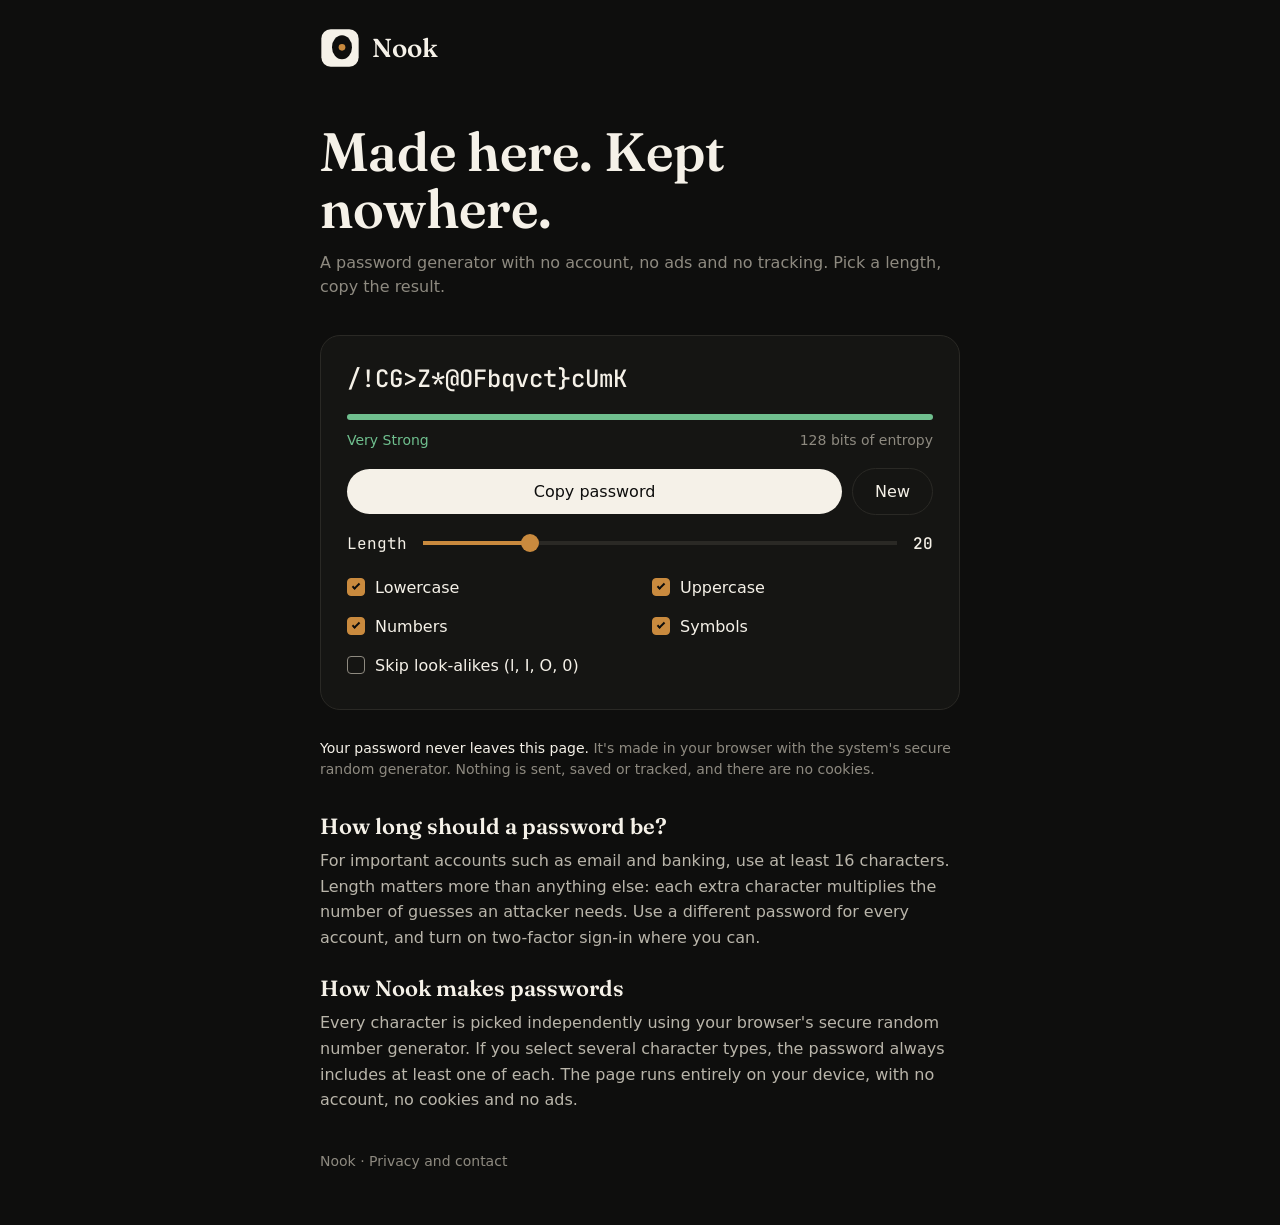
<file: index.html>
<!doctype html>
<html lang="en">
  <head>
    <meta charset="UTF-8" />
    <meta name="viewport" content="width=device-width, initial-scale=1.0" />
    <meta
      name="description"
      content="Nook, the password generator that loves privacy"
    />
    <title>Nook - Free Private Password Generator (No Tracking)</title>

    <link rel="icon" type="image/svg+xml" href="/media/logo.svg" />
    <link rel="stylesheet" href="/assets/css/style.css" />
  </head>
  <body>
    <header>
      <img src="/assets/media/logo.svg" alt="Logo" id="logo" />
      <span>Nook</span>
    </header>
    <main>
      <div id="hero">
        <h1>Made here. Kept nowhere.</h1>
        <p>
          A password generator with no account, no ads and no tracking. Pick a
          length, copy the result.
        </p>
      </div>
      <div id="card">
        <div id="password-row">
          <span id="password-field">k9#Tq2v$Lw8!mP4xR7@c</span>
        </div>
        <div id="strength-row">
          <div id="strength-tracker">
            <span id="strength-bar"></span>
          </div>
        </div>
        <div id="info-row">
          <div id="meta">
            <p id="strength-info">Very strong</p>
            <p id="strength-bits">105 bits of entropy</p>
          </div>
        </div>
        <div id="buttons-row">
          <div id="buttons">
            <button id="button-copy"><span>Copy password</span></button>
            <button id="button-new"><span>New</span></button>
          </div>
        </div>
        <div id="length-row">
          <div id="length-selector">
            <label for="length-chooser">Length</label>
            <input
              type="range"
              min="8"
              max="64"
              step="1"
              value="20"
              id="length-chooser"
            />
            <span id="password-length">20</span>
          </div>
        </div>
        <div id="settings-row">
          <div id="options">
            <div class="options-row">
              <div class="option">
                <input
                  type="checkbox"
                  id="lowercase"
                  class="personlization"
                  checked
                />
                <label for="lowercase">Lowercase</label>
              </div>
              <div class="option">
                <input
                  type="checkbox"
                  id="uppercase"
                  class="personlization"
                  checked
                />
                <label for="uppercase">Uppercase</label>
              </div>
            </div>
            <div class="options-row">
              <div class="option">
                <input
                  type="checkbox"
                  id="numbers"
                  class="personlization"
                  checked
                />
                <label for="numbers">Numbers</label>
              </div>
              <div class="option">
                <input
                  type="checkbox"
                  id="symbols"
                  class="personlization"
                  checked
                />
                <label for="symbols">Symbols</label>
              </div>
            </div>
            <div class="options-row">
              <div class="option">
                <input
                  type="checkbox"
                  id="look-alikes"
                  class="personlization"
                />
                <label for="look-alikes">Skip look-alikes (l, I, O, 0)</label>
              </div>
            </div>
          </div>
        </div>
      </div>
      <div id="privacy">
        <p>
          <span>Your password never leaves this page.</span> It's made in your
          browser with the system's secure random generator. Nothing is sent,
          saved or tracked, and there are no cookies.
        </p>
      </div>
      <div id="about">
        <div class="about-section">
          <h2>How long should a password be?</h2>
          <p>
            For important accounts such as email and banking, use at least 16
            characters. Length matters more than anything else: each extra
            character multiplies the number of guesses an attacker needs. Use a
            different password for every account, and turn on two-factor sign-in
            where you can.
          </p>
        </div>
        <div class="about-section">
          <h2>How Nook makes passwords</h2>
          <p>
            Every character is picked independently using your browser's secure
            random number generator. If you select several character types, the
            password always includes at least one of each. The page runs
            entirely on your device, with no account, no cookies and no ads.
          </p>
        </div>
      </div>
    </main>
    <footer>
      <span>Nook · Privacy and contact</span>
    </footer>

    <script src="/assets/javascript/index.js"></script>
  </body>
</html>
</file>
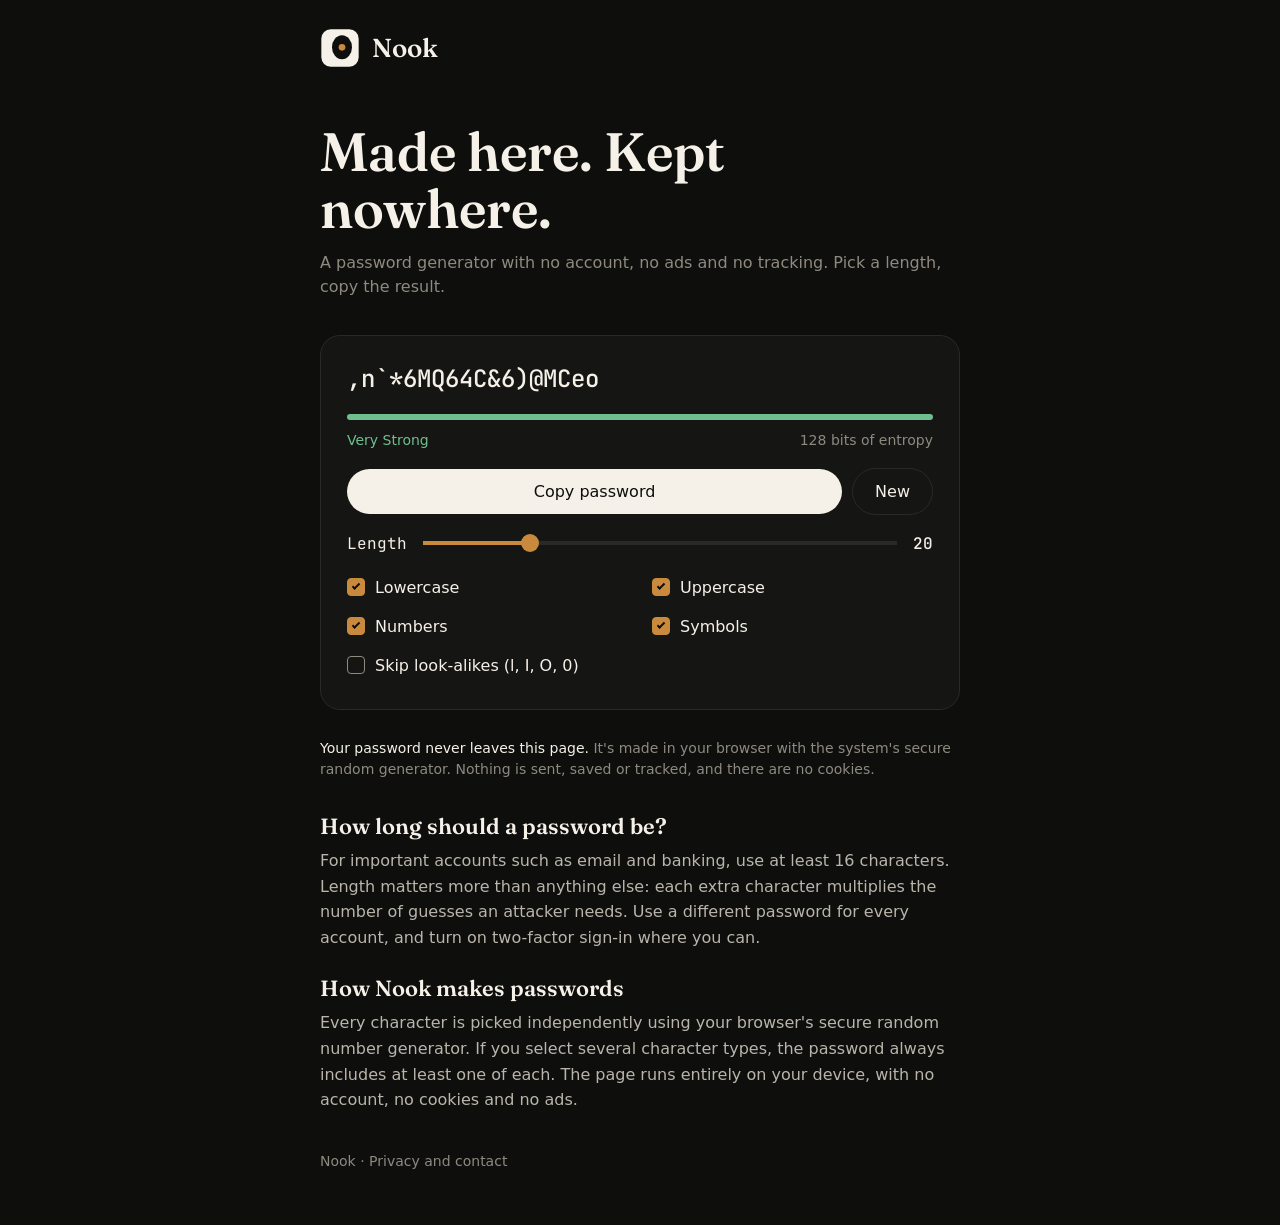
<file: pages/index.html>
<!doctype html>
<html lang="en">
  <head>
    <meta charset="UTF-8" />
    <meta name="viewport" content="width=device-width, initial-scale=1.0" />
    <meta
      name="description"
      content="Nook, the password generator that loves privacy"
    />
    <title>Nook</title>

    <link rel="icon" type="image/svg+xml" href="/media/logo.svg" />
    <link rel="stylesheet" href="/assets/css/style.css" />
  </head>
  <body>
    <header>
      <img src="/assets/media/logo.svg" alt="Logo" id="logo" />
      <span>Nook</span>
    </header>
    <main>
      <div id="hero">
        <h1>Made here. Kept nowhere.</h1>
        <p>
          A password generator with no account, no ads and no tracking. Pick a
          length, copy the result.
        </p>
      </div>
      <div id="card">
        <div id="password-row">
          <span id="password-field">k9#Tq2v$Lw8!mP4xR7@c</span>
        </div>
        <div id="strength-row">
          <div id="strength-tracker">
            <span id="strength-bar"></span>
          </div>
        </div>
        <div id="info-row">
          <div id="meta">
            <p id="strength-info">Very strong</p>
            <p id="strength-bits">105 bits of entropy</p>
          </div>
        </div>
        <div id="buttons-row">
          <div id="buttons">
            <button id="button-copy"><span>Copy password</span></button>
            <button id="button-new"><span>New</span></button>
          </div>
        </div>
        <div id="length-row">
          <div id="length-selector">
            <label for="length-chooser">Length</label>
            <input
              type="range"
              min="8"
              max="64"
              step="1"
              value="20"
              id="length-chooser"
            />
            <span id="password-length">20</span>
          </div>
        </div>
        <div id="settings-row">
          <div id="options">
            <div class="options-row">
              <div class="option">
                <input
                  type="checkbox"
                  id="lowercase"
                  class="personlization"
                  checked
                />
                <label for="lowercase">Lowercase</label>
              </div>
              <div class="option">
                <input
                  type="checkbox"
                  id="uppercase"
                  class="personlization"
                  checked
                />
                <label for="uppercase">Uppercase</label>
              </div>
            </div>
            <div class="options-row">
              <div class="option">
                <input
                  type="checkbox"
                  id="numbers"
                  class="personlization"
                  checked
                />
                <label for="numbers">Numbers</label>
              </div>
              <div class="option">
                <input
                  type="checkbox"
                  id="symbols"
                  class="personlization"
                  checked
                />
                <label for="symbols">Symbols</label>
              </div>
            </div>
            <div class="options-row">
              <div class="option">
                <input
                  type="checkbox"
                  id="look-alikes"
                  class="personlization"
                />
                <label for="look-alikes">Skip look-alikes (l, I, O, 0)</label>
              </div>
            </div>
          </div>
        </div>
      </div>
      <div id="privacy">
        <p>
          <span>Your password never leaves this page.</span> It's made in your
          browser with the system's secure random generator. Nothing is sent,
          saved or tracked, and there are no cookies.
        </p>
      </div>
      <div id="about">
        <div class="about-section">
          <h2>How long should a password be?</h2>
          <p>
            For important accounts such as email and banking, use at least 16
            characters. Length matters more than anything else: each extra
            character multiplies the number of guesses an attacker needs. Use a
            different password for every account, and turn on two-factor sign-in
            where you can.
          </p>
        </div>
        <div class="about-section">
          <h2>How Nook makes passwords</h2>
          <p>
            Every character is picked independently using your browser's secure
            random number generator. If you select several character types, the
            password always includes at least one of each. The page runs
            entirely on your device, with no account, no cookies and no ads.
          </p>
        </div>
      </div>
    </main>
    <footer>
      <span>Nook · Privacy and contact</span>
    </footer>

    <script src="/assets/javascript/index.js"></script>
  </body>
</html>
</file>
<file: assets/css/style.css>
@font-face {
    font-family: "Fraunces";
    src: url("/assets/fonts/Fraunces-VariableFont_SOFT\,WONK\,opsz\,wght.ttf") format("truetype");
    font-weight: 100 900;
    font-display: swap;
}

@font-face {
    font-family: "JetBrainsMono";
    src: url("/assets/fonts/JetBrainsMono-VariableFont_wght.ttf") format("truetype");
    font-weight: 100 800;
    font-display: swap;
}

*, *::before, *::after {
    box-sizing: border-box;
}

h1, h2, p {
    margin: 0;
}

button {
    font: inherit;
    color: inherit;
    background: none;
    border: 0;
    cursor: pointer;
}

:root {
    --background-color: #0E0E0D;
    --card-background-color: #151513;
    --border-color: #2A2925;
    --main-text: #F5F1E8;
    --secondray-text: #B9B5AA;
    --small-text: #8E8A80;
    --theme-color: #C98A3E;
    --symbols-color: #E3C79A;
    --button-color: #F5F1E8;
    --button-text-color: #0E0E0D;
    --weak-password-bar: #D9604C;
    --fair-password-bar: #C98A3E;
    --strong-password-bar: #A9B865;
    --vstrong-password-bar: #6FBF8E;

    --main-font: "Fraunces", "Iowan Old Style", "Palatino Linotype", Palatino, Georgia, serif;
    --secondray-font: system-ui, -apple-system, "Segoe UI", Roboto, sans-serif;
    --password-font: "JetBrainsMono", ui-monospace, "SF Mono", Menlo, Consolas, monospace;
}

html {
    background: var(--background-color);
    color-scheme: dark;
}

body {
    margin: 0;
    background-color: var(--background-color);
    color: var(--main-text);
    font-family: var(--secondray-font);
}

header, main, footer {
    width: min(100%, 680px);
    margin-inline: auto;
    padding-inline: 20px;
}

header {
    display: flex;
    padding-top: 28px;
    padding-bottom: 56px;
    align-items: center;
    gap: 12px;
    align-self: stretch;
}

#logo {
    width: 40px;
    height: 40px;
}

header span {
    color: var(--button-color);
    font-family: var(--main-font);
    font-size: 26px;
    font-style: normal;
    font-weight: 600;
    line-height: normal;
}

#hero {
    display: flex;
    padding-bottom: 36px;
    flex-direction: column;
    align-items: flex-start;
    gap: 14px;
    align-self: stretch;
}

#hero h1 {
    align-self: stretch;
    color: var(--main-text);
    font-family: var(--main-font);
    font-size: clamp(34px, 7vw, 54px);
    font-style: normal;
    font-weight: 600;
    line-height: 105%;
}

#hero p {
    align-self: stretch;
    color: var(--small-text);
    font-family: var(--secondray-font);
    font-size: 16px;
    font-style: normal;
    font-weight: 400;
    line-height: 150%;
}

#card {
    display: flex;
    padding: 26px;
    flex-direction: column;
    align-items: flex-start;
    align-self: stretch;
    border-radius: 20px;
    border: 1px solid var(--border-color);
    background-color: var(--card-background-color);
}

#password-row {
    display: flex;
    flex-direction: column;
    align-items: flex-start;
    align-self: stretch;
}

#password-row span {
    align-self: stretch;
    color: var(--main-text);
    font-family: var(--password-font);
    font-size: clamp(18px, 4.6vw, 24px);
    overflow-wrap: anywhere;
    font-style: normal;
    font-weight: 500;
    line-height: 140%;
    overflow-wrap: break-word;
    word-break: break-all; 
}

#strength-row {
    display: flex;
    padding-top: 18px;
    flex-direction: column;
    align-items: flex-start;
    align-self: stretch;
}

#strength-tracker {
    display: flex;
    height: 6px;
    overflow: hidden;
    align-items: center;
    align-self: stretch;
    border-radius: 3px;
    background-color: #2A2925;
}

#strength-bar {
    display: block;
    width: 85%;
    height: 6px;
    background-color: #6FBF8E;
}

#info-row {
    display: flex;
    padding-top: 12px;
    flex-direction: column;
    align-items: flex-start;
    align-self: stretch;
}

#meta {
    display: flex;
    justify-content: space-between;
    align-items: center;
    align-self: stretch;
}

#strength-info {
    color: #6FBF8E;
    font-family: var(--secondray-font);
    font-size: 14px;
    font-style: normal;
    font-weight: 400;
    line-height: normal;
}

#strength-bits {
    color: #8E8A80;
    font-family: var(--secondray-font);
    font-size: 14px;
    font-style: normal;
    font-weight: 400;
    line-height: normal;
}

#buttons-row {
    display: flex;
    padding-top: 20px;
    flex-direction: column;
    align-items: flex-start;
    align-self: stretch;
}

#buttons {
    display: flex;
    align-items: center;
    gap: 10px;
    align-self: stretch;
}

#button-copy {
    display: flex;
    padding: 13px 22px;
    justify-content: center;
    align-items: center;
    flex: 1 0 0;
    border-radius: 999px;
    background-color: var(--button-color);
}

#button-copy span {
    color: var(--button-text-color);
    font-family: var(--secondray-font);
    font-size: 16px;
    font-style: normal;
    font-weight: 500;
    line-height: normal;
}

#button-new {
    display: flex;
    padding: 13px 22px;
    justify-content: center;
    align-items: center;
    border-radius: 999px;
    border: 1px solid var(--border-color);
}

#button-new span {
    color: #F5F1E8;
    font-family: var(--secondray-font);
    font-size: 16px;
    font-style: normal;
    font-weight: 500;
    line-height: normal;
}

#length-row {
    display: flex;
    padding-top: 18px;
    flex-direction: column;
    align-items: flex-start;
    align-self: stretch;
}

#length-selector {
    display: flex;
    align-items: center;
    gap: 16px;
    align-self: stretch;
}

#length-selector label {
    color: var(--main-text);
    font-family: var(--password-font);
    font-size: 16px;
    font-style: normal;
    font-weight: 400;
    line-height: normal;
}

#length-chooser {
    -webkit-appearance: none;
    appearance: none;
    flex: 1;
    min-width: 0;
    height: 18px;
    margin: 0;
    background: transparent;
    cursor: pointer;
}

/* Chrome, Safari, Edge. JS sets --fill (0-100%) */
#length-chooser::-webkit-slider-runnable-track {
    height: 18px;
    border-radius: 2px;
    background: linear-gradient(to right, var(--theme-color) 0 var(--fill, 21%), var(--border-color) var(--fill, 21%) 100%) center / 100% 4px no-repeat;
}

#length-chooser::-webkit-slider-thumb {
    -webkit-appearance: none;
    appearance: none;
    width: 18px;
    height: 18px;
    margin-top: 0;
    border: 0;
    border-radius: 50%;
    background: var(--theme-color);
}

/* Firefox (separate rules) */
#length-chooser::-moz-range-track {
    height: 4px;
    border-radius: 2px;
    background: var(--border-color);
}

#length-chooser::-moz-range-progress {
    height: 4px;
    border-radius: 2px;
    background: var(--theme-color);
}

#length-chooser::-moz-range-thumb {
    width: 18px;
    height: 18px;
    border: 0;
    border-radius: 50%;
    background: var(--theme-color);
}

#length-chooser:focus-visible {
    outline: 2px solid var(--main-text);
    outline-offset: 4px;
}

#password-length {
    color: #F5F1E8;
    font-family: var(--password-font);
    font-size: 16px;
    font-style: normal;
    font-weight: 500;
    line-height: normal;
}

#settings-row {
    display: flex;
    padding-top: 16px;
    flex-direction: column;
    align-items: flex-start;
    align-self: stretch;
}

#options {
    display: flex;
    flex-direction: column;
    align-items: flex-start;
    gap: 4px;
    align-self: stretch;
}

.options-row {
    display: flex;
    align-items: center;
    gap: 24px;
    align-self: stretch;
}

.option {
    display: flex;
    padding: 8px 0;
    align-items: center;
    gap: 10px;
    flex: 1 0 0;
}

.personlization {
    -webkit-appearance: none;
    appearance: none;
    flex: none;
    display: grid;
    place-items: center;
    width: 18px;
    height: 18px;
    margin: 0;
    border: 1.5px solid var(--small-text);
    border-radius: 4px;
    background: transparent;
    cursor: pointer;
}

.personlization:checked {
    background: var(--theme-color);
    border-color: var(--theme-color);
}

.personlization::after {
    content: "";
    width: 4px;
    height: 8px;
    border: solid var(--button-text-color);
    border-width: 0 2px 2px 0;
    transform: rotate(45deg) translate(-1px, -1px);
    opacity: 0;
}

.personlization:checked::after {
    opacity: 1;
}

.personlization:focus-visible {
    outline: 2px solid var(--main-text);
    outline-offset: 3px;
}

.option label {
    cursor: pointer;
    color: var(--main-text);
    font-family: var(--secondray-font);
    font-size: 16px;
    font-style: normal;
    font-weight: 400;
    line-height: normal;
}

#privacy {
    display: flex;
    padding-top: 28px;
    flex-direction: column;
    align-items: flex-start;
    align-self: stretch;
}

#privacy p {
    align-self: stretch;
    color: var(--small-text);
    font-family: var(--secondray-font);
    font-size: 14px;
    font-style: normal;
    font-weight: 400;
    line-height: 150%;
}

#privacy p span {
    color: var(--main-text);
}

#about {
    display: flex;
    padding-top: 32px;
    flex-direction: column;
    align-items: flex-start;
    align-self: stretch;
}

.about-section {
    display: flex;
    padding-bottom: 24px;
    flex-direction: column;
    align-items: flex-start;
    gap: 8px;
    align-self: stretch;
}

.about-section h2 {
    align-self: stretch;
    color: var(--main-text);
    font-family: var(--main-font);
    font-size: 22px;
    font-style: normal;
    font-weight: 600;
    line-height: normal;
}

.about-section p {
    align-self: stretch;
    color: var(--secondray-text);
    font-family: var(--secondray-font);
    font-size: 16px;
    font-style: normal;
    font-weight: 400;
    line-height: 160%;
}

footer {
    display: flex;
    padding-top: 16px;
    padding-bottom: 56px;
    flex-direction: column;
    align-items: flex-start;
    align-self: stretch;
}

footer span {
    align-self: stretch;
    color: var(--small-text);
    font-family: var(--secondray-font);
    font-size: 14px;
    font-style: normal;
    font-weight: 400;
    line-height: normal;
}

button:hover {
    opacity: 0.9;
}

#button-new:hover {
    border-color: var(--small-text);
    opacity: 1;
}

button:focus-visible {
    outline: 2px solid var(--main-text);
    outline-offset: 3px;
}

@media (max-width: 480px) {
    header {
        padding-bottom: 40px;
    }

    #card {
        padding: 20px;
    }

    .options-row {
        flex-direction: column;
        align-items: stretch;
        gap: 0;
    }
}
</file>
